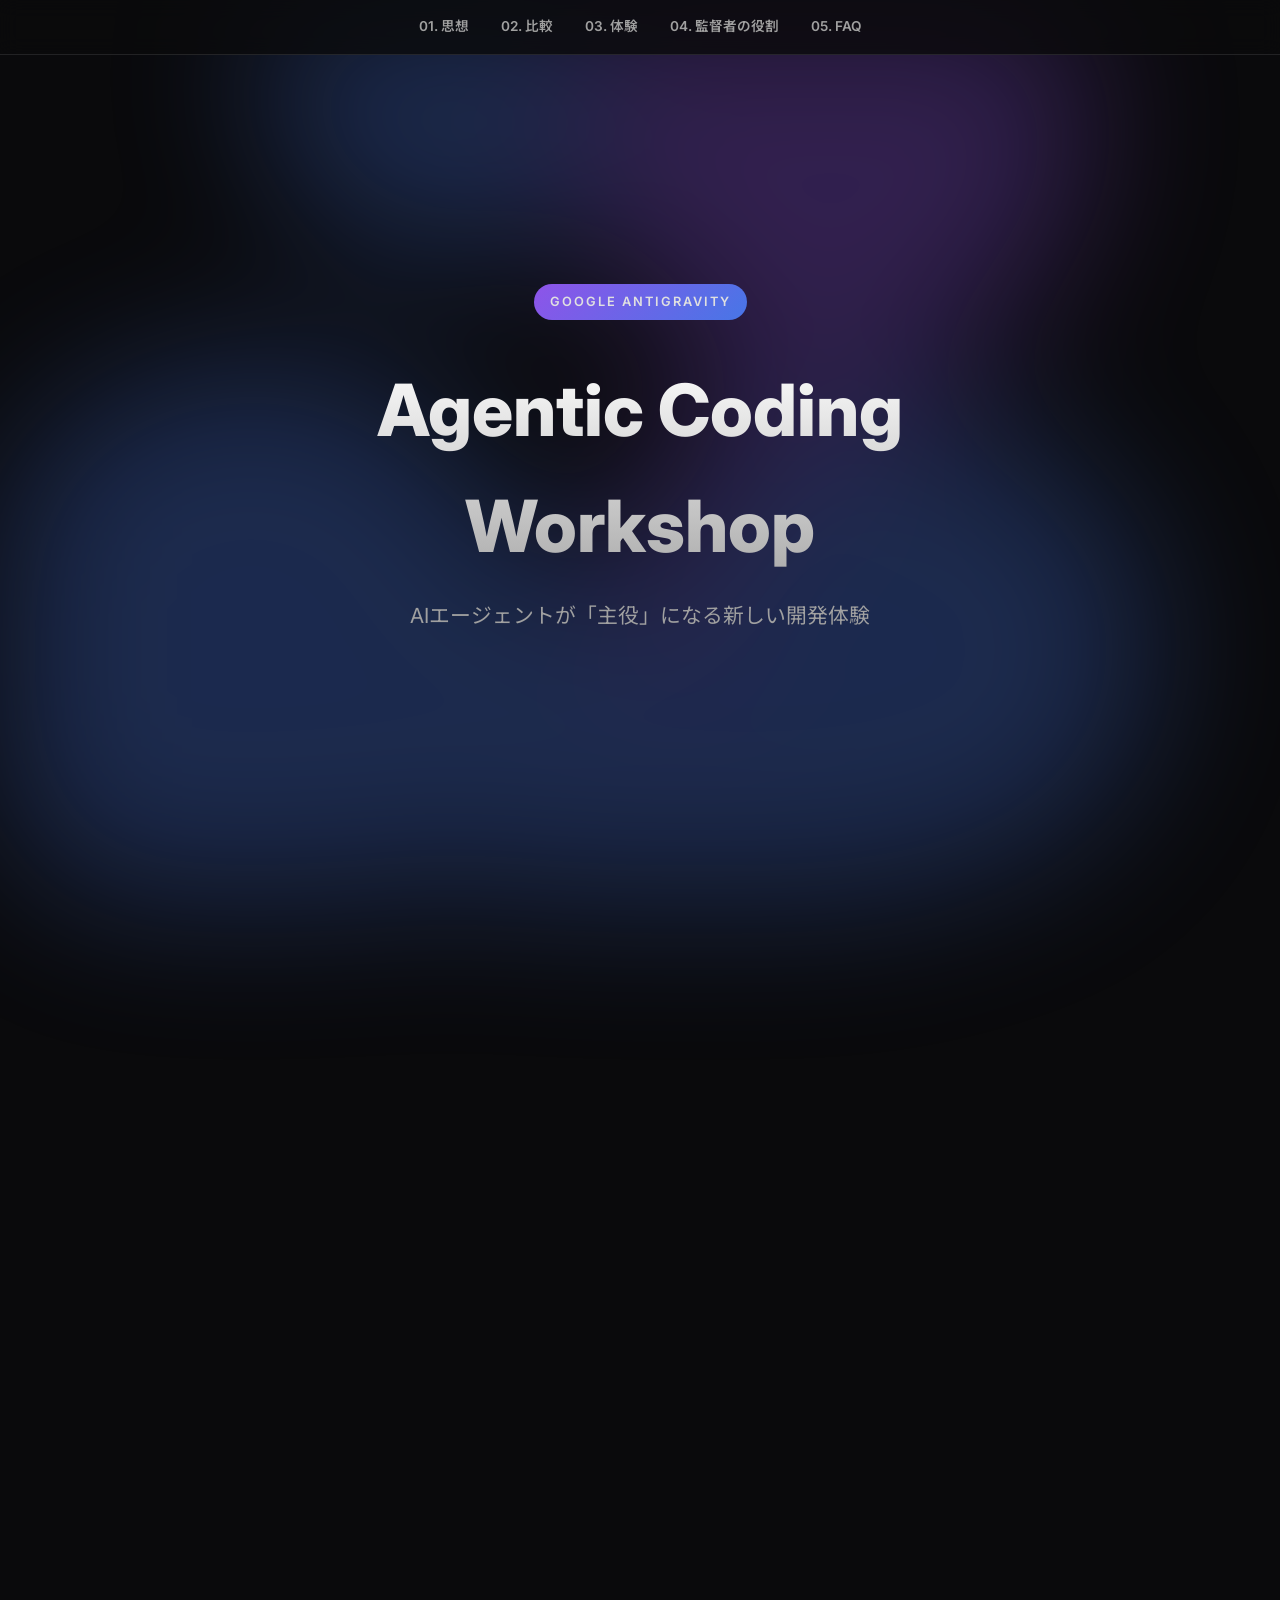
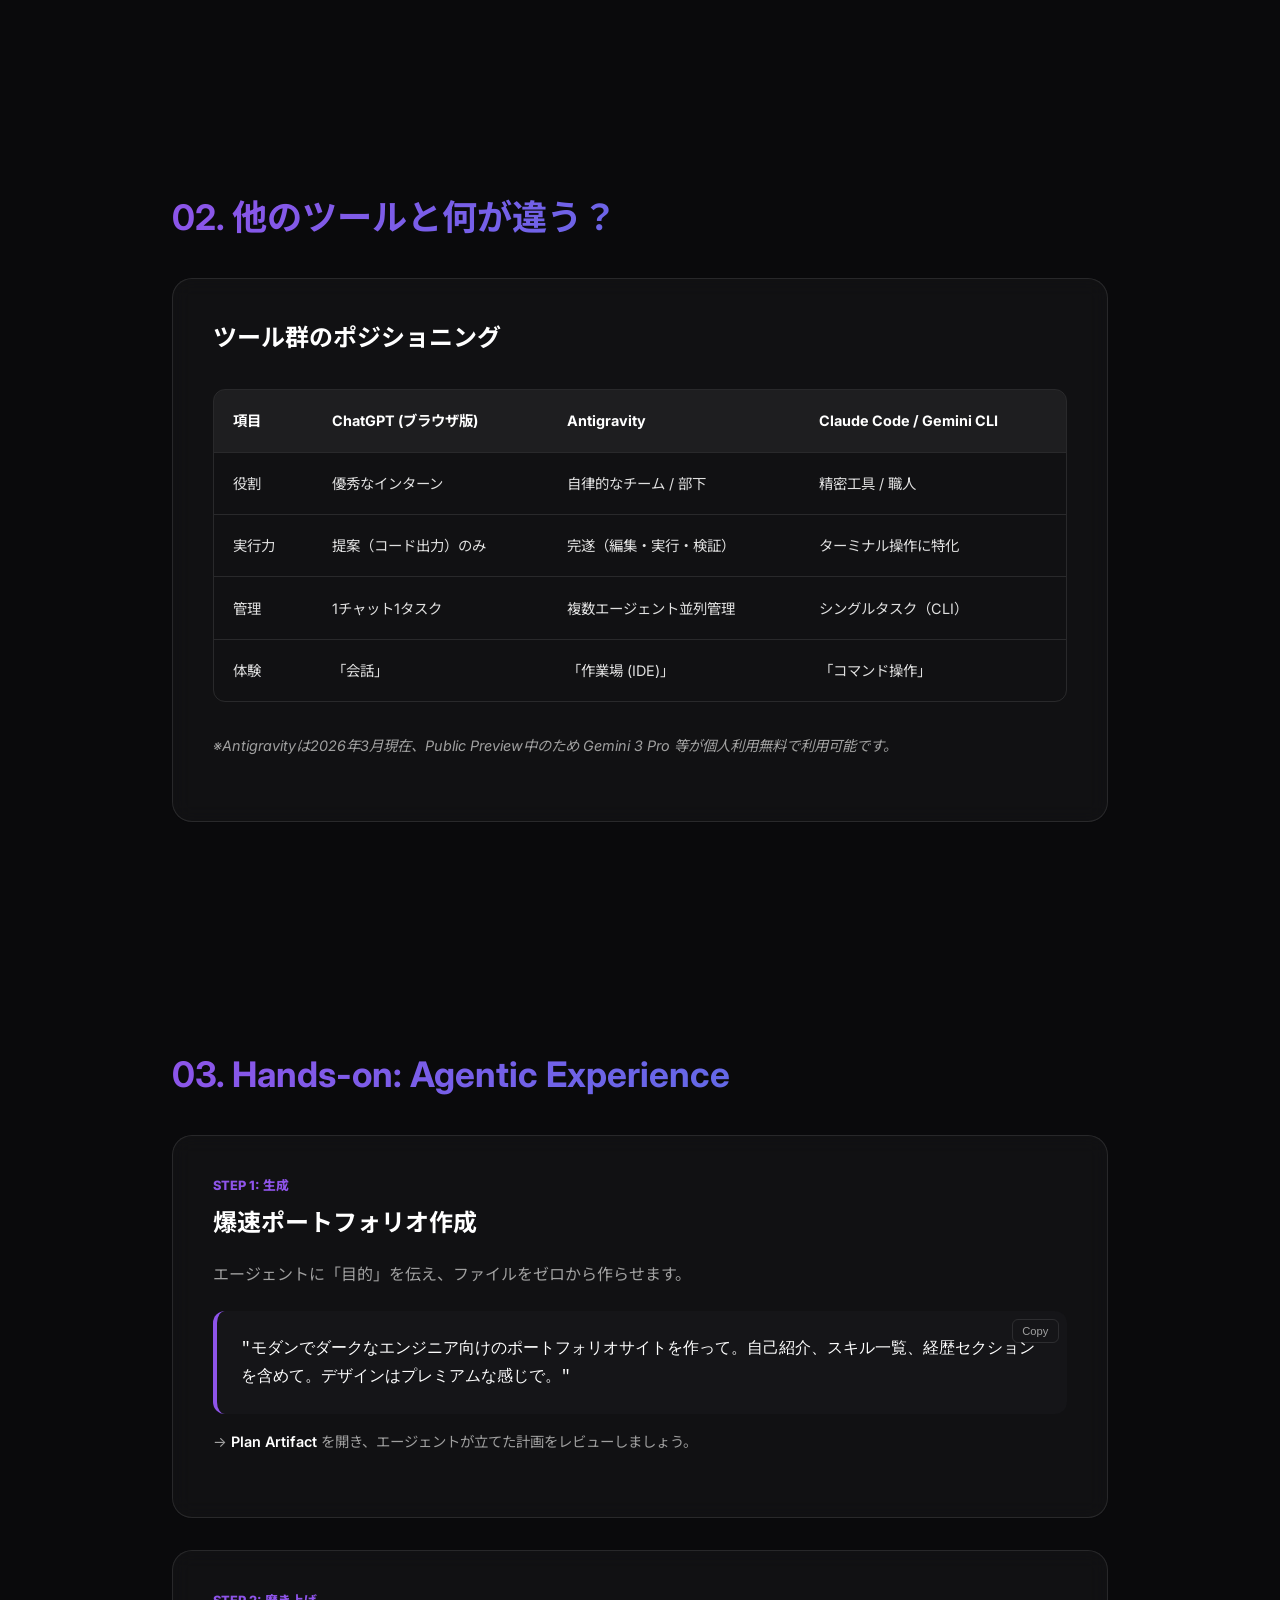
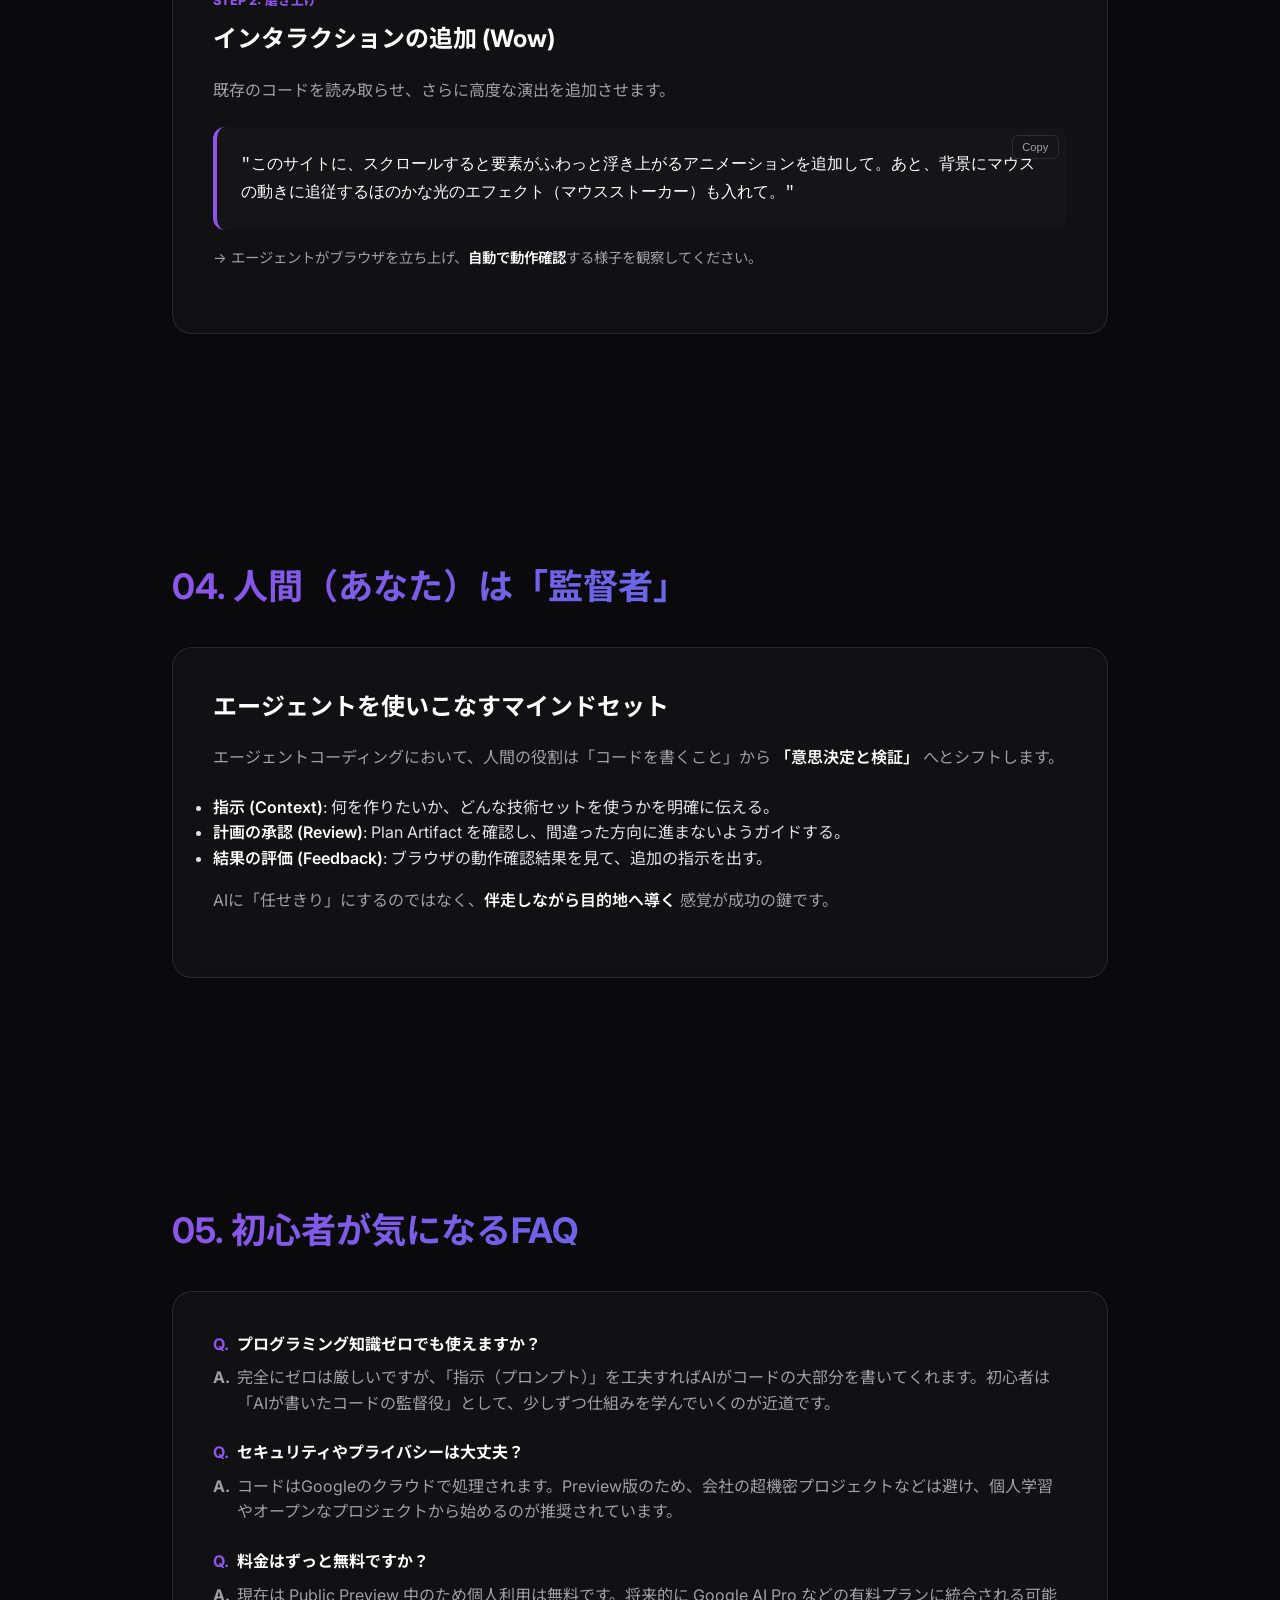
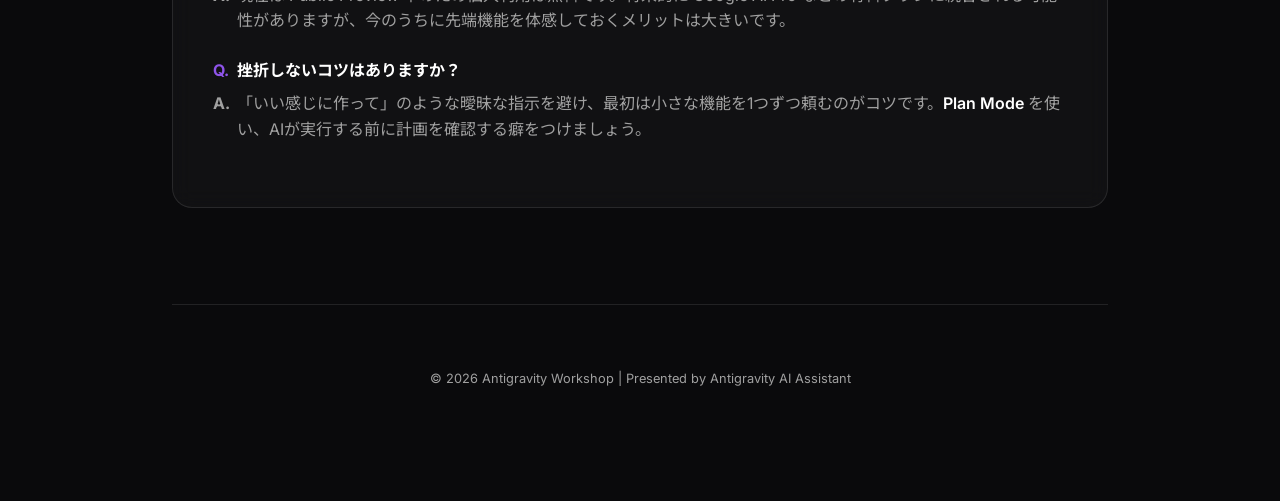
<file: 2026/antigravity_workshop.html>
<!DOCTYPE html>
<html lang="ja">
<head>
    <meta charset="UTF-8">
    <meta name="viewport" content="width=device-width, initial-scale=1.0">
    <title>Antigravity 勉強会 & ハンズオン</title>
    <link rel="preconnect" href="https://fonts.googleapis.com">
    <link rel="preconnect" href="https://fonts.gstatic.com" crossorigin>
    <link href="https://fonts.googleapis.com/css2?family=Inter:wght@300;400;600;800&family=Noto+Sans+JP:wght@300;400;700&display=swap" rel="stylesheet">
    <style>
        :root {
            --bg-color: #0a0a0c;
            --card-bg: rgba(255, 255, 255, 0.03);
            --card-border: rgba(255, 255, 255, 0.1);
            --text-main: #e0e0e0;
            --text-dim: #a0a0a0;
            --accent-gradient: linear-gradient(135deg, #8e54e9 0%, #4776e6 100%);
            --accent-color: #8e54e9;
            --table-border: rgba(255, 255, 255, 0.1);
        }

        * {
            margin: 0;
            padding: 0;
            box-sizing: border-box;
        }

        html {
            scroll-behavior: smooth;
        }

        body {
            font-family: 'Inter', 'Noto Sans JP', sans-serif;
            background-color: var(--bg-color);
            color: var(--text-main);
            line-height: 1.6;
            overflow-x: hidden;
        }

        /* Nav Bar */
        nav {
            position: fixed;
            top: 0;
            width: 100%;
            background: rgba(10, 10, 12, 0.8);
            backdrop-filter: blur(10px);
            z-index: 100;
            border-bottom: 1px solid var(--card-border);
            padding: 1rem 0;
        }

        nav .nav-container {
            max-width: 1200px;
            margin: 0 auto;
            display: flex;
            justify-content: center;
            gap: 2rem;
            flex-wrap: wrap;
        }

        nav a {
            color: var(--text-dim);
            text-decoration: none;
            font-size: 0.85rem;
            font-weight: 600;
            transition: color 0.3s;
        }

        nav a:hover {
            color: #fff;
        }

        /* Mouse Follower Background */
        #bg-canvas {
            position: fixed;
            top: 0;
            left: 0;
            z-index: -1;
            width: 100vw;
            height: 100vh;
            filter: blur(80px);
            opacity: 0.3;
        }

        .container {
            max-width: 1000px;
            margin: 0 auto;
            padding: 2rem;
        }

        header {
            height: 100vh;
            display: flex;
            flex-direction: column;
            justify-content: center;
            align-items: center;
            text-align: center;
        }

        .badge {
            display: inline-block;
            padding: 0.5rem 1rem;
            background: var(--accent-gradient);
            border-radius: 20px;
            font-weight: 600;
            font-size: 0.8rem;
            margin-bottom: 2rem;
            text-transform: uppercase;
            letter-spacing: 2px;
        }

        h1 {
            font-size: clamp(2.5rem, 8vw, 4.5rem);
            font-weight: 800;
            margin-bottom: 1rem;
            background: linear-gradient(to bottom, #fff 0%, #aaa 100%);
            -webkit-background-clip: text;
            -webkit-text-fill-color: transparent;
        }

        .subtitle {
            font-size: 1.3rem;
            color: var(--text-dim);
            margin-bottom: 3rem;
        }

        section {
            padding: 8rem 0 4rem 0;
            opacity: 0;
            transform: translateY(30px);
            transition: all 0.8s ease-out;
        }

        section.visible {
            opacity: 1;
            transform: translateY(0);
        }

        h2 {
            font-size: 2.2rem;
            margin-bottom: 2rem;
            background: var(--accent-gradient);
            -webkit-background-clip: text;
            -webkit-text-fill-color: transparent;
            display: flex;
            align-items: center;
            gap: 1rem;
        }

        .card {
            background: var(--card-bg);
            border: 1px solid var(--card-border);
            border-radius: 20px;
            padding: 2.5rem;
            backdrop-filter: blur(10px);
            margin-bottom: 2rem;
        }

        .step-number {
            font-size: 0.8rem;
            color: var(--accent-color);
            font-weight: 800;
            margin-bottom: 0.5rem;
        }

        h3 {
            font-size: 1.5rem;
            margin-bottom: 1.2rem;
            color: #fff;
        }

        p {
            margin-bottom: 1.5rem;
            color: var(--text-dim);
        }

        .highlight {
            color: #fff;
            font-weight: 600;
        }

        /* Tables */
        .table-wrapper {
            overflow-x: auto;
            margin: 2rem 0;
            border-radius: 12px;
            border: 1px solid var(--table-border);
        }

        table {
            width: 100%;
            border-collapse: collapse;
            font-size: 0.9rem;
            text-align: left;
        }

        th, td {
            padding: 1.2rem;
            border-bottom: 1px solid var(--table-border);
        }

        th {
            background: rgba(255, 255, 255, 0.05);
            color: #fff;
            font-weight: 700;
        }

        tr:last-child td {
            border-bottom: none;
        }

        /* Q&A */
        .faq-item {
            margin-bottom: 1.5rem;
        }

        .faq-question {
            font-weight: 700;
            color: #fff;
            margin-bottom: 0.5rem;
            display: flex;
            gap: 0.5rem;
        }

        .faq-question::before {
            content: 'Q.';
            color: var(--accent-color);
        }

        .faq-answer {
            color: var(--text-dim);
            padding-left: 1.5rem;
            position: relative;
        }

        .faq-answer::before {
            content: 'A.';
            position: absolute;
            left: 0;
            font-weight: 700;
        }

        /* Prompt Box */
        .prompt-box {
            background: #151518;
            border-radius: 12px;
            padding: 1.5rem;
            position: relative;
            margin: 1rem 0;
            border-left: 4px solid var(--accent-color);
        }

        code {
            font-family: 'Fira Code', monospace;
            color: #fff;
        }

        .copy-btn {
            position: absolute;
            top: 0.5rem;
            right: 0.5rem;
            background: transparent;
            border: 1px solid var(--card-border);
            color: var(--text-dim);
            padding: 0.3rem 0.6rem;
            border-radius: 6px;
            font-size: 0.7rem;
            cursor: pointer;
        }

        /* Grid */
        .grid {
            display: grid;
            grid-template-columns: repeat(auto-fit, minmax(300px, 1fr));
            gap: 2rem;
        }

        footer {
            text-align: center;
            padding: 4rem 0;
            color: var(--text-dim);
            font-size: 0.8rem;
            border-top: 1px solid var(--card-border);
        }

        .tag {
            display: inline-block;
            padding: 0.2rem 0.6rem;
            background: rgba(255, 255, 255, 0.1);
            border-radius: 4px;
            font-size: 0.75rem;
            margin-right: 0.5rem;
        }
    </style>
</head>
<body>
    <nav>
        <div class="nav-container">
            <a href="#intro">01. 思想</a>
            <a href="#comparison">02. 比較</a>
            <a href="#handson">03. 体験</a>
            <a href="#supervisor">04. 監督者の役割</a>
            <a href="#faq">05. FAQ</a>
        </div>
    </nav>

    <canvas id="bg-canvas"></canvas>

    <div class="container">
        <header>
            <div class="badge">Google Antigravity</div>
            <h1>Agentic Coding<br>Workshop</h1>
            <p class="subtitle">AIエージェントが「主役」になる新しい開発体験</p>
        </header>

        <section id="intro">
            <h2>01. エージェントコーディングとは？</h2>
            <div class="card">
                <h3>発想の逆転：AIの中にツールがある</h3>
                <p>Antigravityは単なる「AI内蔵エディタ」ではありません。<br><span class="highlight">「AIエージェントの中に、エディタ・ターミナル・ブラウザが含まれている」</span>という発想の逆転から生まれたプラットフォームです。</p>
                <div class="grid">
                    <div style="background: rgba(255,255,255,0.02); padding: 1.5rem; border-radius: 12px;">
                        <h4 style="margin-bottom: 0.5rem;">従来のAIコーディング</h4>
                        <p style="font-size: 0.9rem;">人間がメイン。AIは「補佐役」。<br>チャットでコードをもらって、人間がコピペするスタイル。</p>
                    </div>
                    <div style="background: rgba(142, 84, 233, 0.1); padding: 1.5rem; border-radius: 12px; border: 1px solid var(--accent-color);">
                        <h4 style="margin-bottom: 0.5rem;">エージェントコーディング</h4>
                        <p style="font-size: 0.9rem;">AIがメイン。人間は「監督」。<br>エージェントが自律的に計画・実行・検証をループするスタイル。</p>
                    </div>
                </div>
            </div>
        </section>

        <section id="comparison">
            <h2>02. 他のツールと何が違う？</h2>
            <div class="card">
                <h3>ツール群のポジショニング</h3>
                <div class="table-wrapper">
                    <table>
                        <thead>
                            <tr>
                                <th>項目</th>
                                <th>ChatGPT (ブラウザ版)</th>
                                <th>Antigravity</th>
                                <th>Claude Code / Gemini CLI</th>
                            </tr>
                        </thead>
                        <tbody>
                            <tr>
                                <td>役割</td>
                                <td>優秀なインターン</td>
                                <td>自律的なチーム / 部下</td>
                                <td>精密工具 / 職人</td>
                            </tr>
                            <tr>
                                <td>実行力</td>
                                <td>提案（コード出力）のみ</td>
                                <td>完遂（編集・実行・検証）</td>
                                <td>ターミナル操作に特化</td>
                            </tr>
                            <tr>
                                <td>管理</td>
                                <td>1チャット1タスク</td>
                                <td>複数エージェント並列管理</td>
                                <td>シングルタスク（CLI）</td>
                            </tr>
                            <tr>
                                <td>体験</td>
                                <td>「会話」</td>
                                <td>「作業場 (IDE)」</td>
                                <td>「コマンド操作」</td>
                            </tr>
                        </tbody>
                    </table>
                </div>
                <p style="font-size: 0.9rem; font-style: italic;">※Antigravityは2026年3月現在、Public Preview中のため Gemini 3 Pro 等が個人利用無料で利用可能です。</p>
            </div>
        </section>

        <section id="handson">
            <h2>03. Hands-on: Agentic Experience</h2>
            <div class="card">
                <div class="step-number">STEP 1: 生成</div>
                <h3>爆速ポートフォリオ作成</h3>
                <p>エージェントに「目的」を伝え、ファイルをゼロから作らせます。</p>
                <div class="prompt-box">
                    <button class="copy-btn" onclick="copyPrompt(this)">Copy</button>
                    <code>"モダンでダークなエンジニア向けのポートフォリオサイトを作って。自己紹介、スキル一覧、経歴セクションを含めて。デザインはプレミアムな感じで。"</code>
                </div>
                <p style="font-size: 0.9rem;">→ <span class="highlight">Plan Artifact</span> を開き、エージェントが立てた計画をレビューしましょう。</p>
            </div>

            <div class="card">
                <div class="step-number">STEP 2: 磨き上げ</div>
                <h3>インタラクションの追加 (Wow)</h3>
                <p>既存のコードを読み取らせ、さらに高度な演出を追加させます。</p>
                <div class="prompt-box">
                    <button class="copy-btn" onclick="copyPrompt(this)">Copy</button>
                    <code>"このサイトに、スクロールすると要素がふわっと浮き上がるアニメーションを追加して。あと、背景にマウスの動きに追従するほのかな光のエフェクト（マウスストーカー）も入れて。"</code>
                </div>
                <p style="font-size: 0.9rem;">→ エージェントがブラウザを立ち上げ、<span class="highlight">自動で動作確認</span>する様子を観察してください。</p>
            </div>
        </section>

        <section id="supervisor">
            <h2>04. 人間（あなた）は「監督者」</h2>
            <div class="card">
                <h3>エージェントを使いこなすマインドセット</h3>
                <p>エージェントコーディングにおいて、人間の役割は「コードを書くこと」から <span class="highlight">「意思決定と検証」</span> へとシフトします。</p>
                <ul>
                    <li><span class="highlight">指示 (Context)</span>: 何を作りたいか、どんな技術セットを使うかを明確に伝える。</li>
                    <li><span class="highlight">計画の承認 (Review)</span>: Plan Artifact を確認し、間違った方向に進まないようガイドする。</li>
                    <li><span class="highlight">結果の評価 (Feedback)</span>: ブラウザの動作確認結果を見て、追加の指示を出す。</li>
                </ul>
                <p style="margin-top: 1rem;">AIに「任せきり」にするのではなく、<span class="highlight">伴走しながら目的地へ導く</span> 感覚が成功の鍵です。</p>
            </div>
        </section>

        <section id="faq">
            <h2>05. 初心者が気になるFAQ</h2>
            <div class="card">
                <div class="faq-item">
                    <div class="faq-question">プログラミング知識ゼロでも使えますか？</div>
                    <div class="faq-answer">
                        完全にゼロは厳しいですが、「指示（プロンプト）」を工夫すればAIがコードの大部分を書いてくれます。初心者は「AIが書いたコードの監督役」として、少しずつ仕組みを学んでいくのが近道です。
                    </div>
                </div>
                <div class="faq-item">
                    <div class="faq-question">セキュリティやプライバシーは大丈夫？</div>
                    <div class="faq-answer">
                        コードはGoogleのクラウドで処理されます。Preview版のため、会社の超機密プロジェクトなどは避け、個人学習やオープンなプロジェクトから始めるのが推奨されています。
                    </div>
                </div>
                <div class="faq-item">
                    <div class="faq-question">料金はずっと無料ですか？</div>
                    <div class="faq-answer">
                        現在は Public Preview 中のため個人利用は無料です。将来的に Google AI Pro などの有料プランに統合される可能性がありますが、今のうちに先端機能を体感しておくメリットは大きいです。
                    </div>
                </div>
                <div class="faq-item">
                    <div class="faq-question">挫折しないコツはありますか？</div>
                    <div class="faq-answer">
                        「いい感じに作って」のような曖昧な指示を避け、最初は小さな機能を1つずつ頼むのがコツです。<span class="highlight">Plan Mode</span> を使い、AIが実行する前に計画を確認する癖をつけましょう。
                    </div>
                </div>
            </div>
        </section>

        <footer>
            <p>© 2026 Antigravity Workshop | Presented by Antigravity AI Assistant</p>
        </footer>
    </div>

    <script>
        // Smooth reveal on scroll
        const sections = document.querySelectorAll('section');
        const observer = new IntersectionObserver((entries) => {
            entries.forEach(entry => {
                if (entry.isIntersecting) {
                    entry.target.classList.add('visible');
                }
            });
        }, { threshold: 0.1 });

        sections.forEach(section => observer.observe(section));

        // Copy prompt function
        function copyPrompt(btn) {
            const code = btn.nextElementSibling.innerText;
            navigator.clipboard.writeText(code).then(() => {
                const originalText = btn.innerText;
                btn.innerText = 'Copied!';
                setTimeout(() => btn.innerText = originalText, 2000);
            });
        }

        // Background Animation
        const canvas = document.getElementById('bg-canvas');
        const ctx = canvas.getContext('2d');
        let width, height;
        let mouseX = 0, mouseY = 0;

        function resize() {
            width = canvas.width = window.innerWidth;
            height = canvas.height = window.innerHeight;
            canvas.style.width = width + 'px';
            canvas.style.height = height + 'px';
        }

        window.addEventListener('resize', resize);
        window.addEventListener('mousemove', (e) => {
            mouseX = e.clientX;
            mouseY = e.clientY;
        });

        resize();

        class Particle {
            constructor() {
                this.x = Math.random() * width;
                this.y = Math.random() * height;
                this.size = Math.random() * 250 + 100;
                this.color = Math.random() > 0.5 ? '#8e54e9' : '#4776e6';
                this.vx = (Math.random() - 0.5) * 0.8;
                this.vy = (Math.random() - 0.5) * 0.8;
            }

            draw() {
                ctx.beginPath();
                ctx.arc(this.x, this.y, this.size, 0, Math.PI * 2);
                ctx.fillStyle = this.color;
                ctx.fill();
            }

            update() {
                this.x += this.vx;
                this.y += this.vy;

                // Follow mouse slightly
                this.x += (mouseX - this.x) * 0.003;
                this.y += (mouseY - this.y) * 0.003;

                if (this.x < -this.size) this.x = width + this.size;
                if (this.x > width + this.size) this.x = -this.size;
                if (this.y < -this.size) this.y = height + this.size;
                if (this.y > height + this.size) this.y = -this.size;
            }
        }

        const particles = Array.from({ length: 6 }, () => new Particle());

        function animate() {
            ctx.clearRect(0, 0, width, height);
            particles.forEach(p => {
                p.update();
                p.draw();
            });
            requestAnimationFrame(animate);
        }

        animate();
    </script>
</body>
</html>
</file>
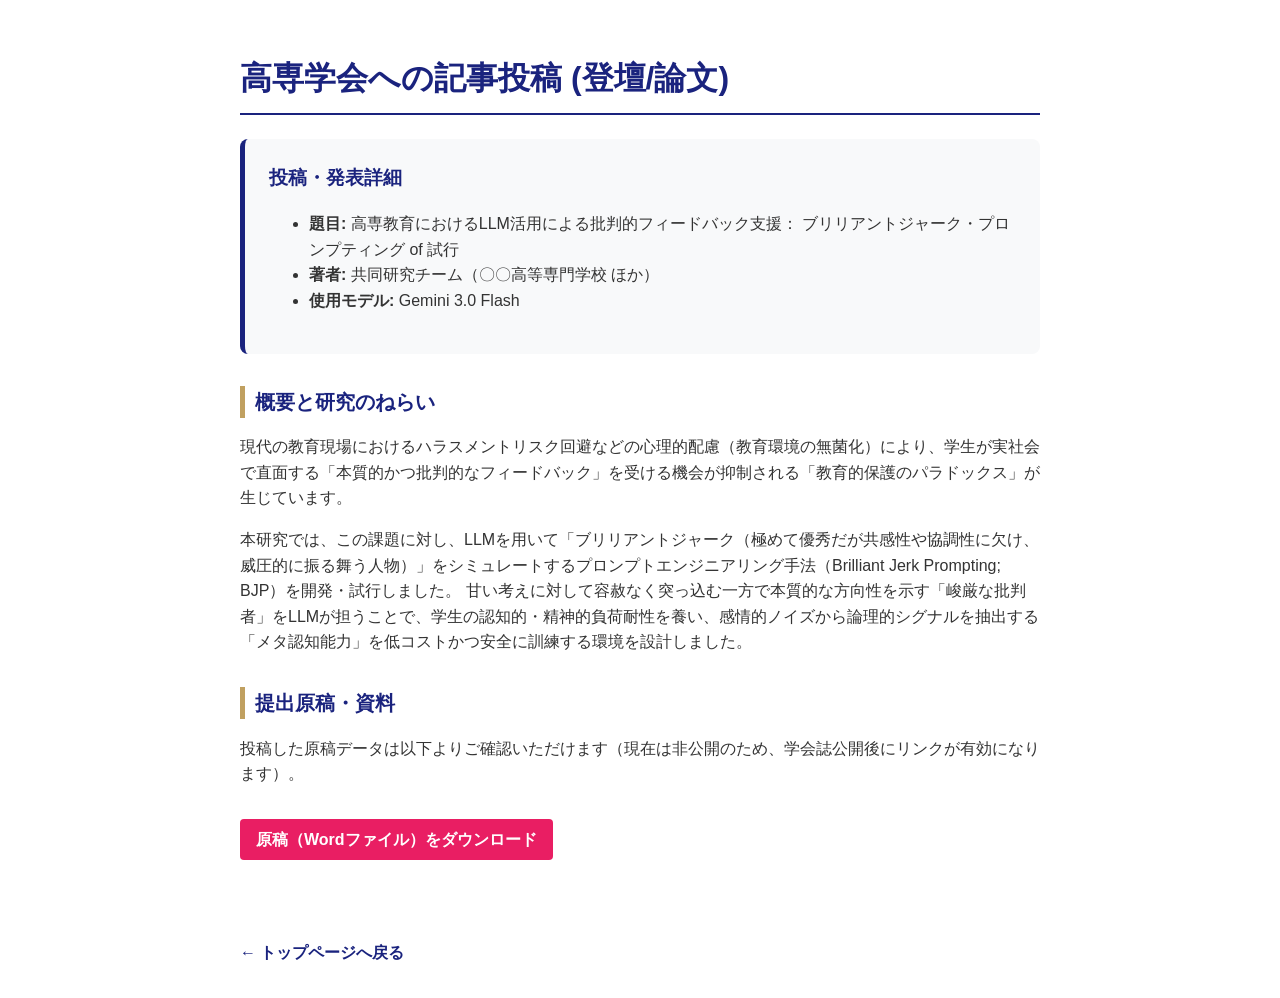
<file: 2026/reports/report02.html>
<!DOCTYPE html>
<html lang="ja">

<head>
    <meta charset="UTF-8">
    <title>高専学会への記事投稿 - 2026年度ポートフォリオ</title>
    <style>
        body {
            font-family: sans-serif;
            padding: 2rem;
            line-height: 1.6;
            color: #333;
            max-width: 800px;
            margin: 0 auto;
        }

        h1 {
            color: #1a237e;
            border-bottom: 2px solid #1a237e;
            padding-bottom: 0.5rem;
        }

        .back {
            margin-top: 2rem;
            display: inline-block;
            text-decoration: none;
            color: #1a237e;
            font-weight: bold;
        }

        .info-box {
            background: #f8f9fa;
            padding: 1.5rem;
            border-radius: 8px;
            margin-top: 1.5rem;
            border-left: 5px solid #1a237e;
        }

        h3 {
            margin-top: 0;
            color: #1a237e;
        }

        .doc-link {
            display: inline-block;
            background: #e91e63;
            color: white;
            padding: 0.5rem 1rem;
            border-radius: 4px;
            text-decoration: none;
            margin-top: 1rem;
            font-weight: bold;
        }

        .doc-link:hover {
            background: #c2185b;
        }

        .content-section {
            margin-top: 2rem;
        }

        .content-section h2 {
            font-size: 1.25rem;
            color: #1a237e;
            border-left: 5px solid #c0a060;
            padding-left: 10px;
        }
    </style>
</head>

<body>
    <h1>高専学会への記事投稿 (登壇/論文)</h1>

    <div class="info-box">
        <h3>投稿・発表詳細</h3>
        <ul>
            <li><strong>題目:</strong> 高専教育におけるLLM活用による批判的フィードバック支援： ブリリアントジャーク・プロンプティング of 試行</li>
            <li><strong>著者:</strong> 共同研究チーム（〇〇高等専門学校 ほか）</li>
            <li><strong>使用モデル:</strong> Gemini 3.0 Flash</li>
        </ul>
    </div>

    <div class="content-section">
        <h2>概要と研究のねらい</h2>
        <p>
            現代の教育現場におけるハラスメントリスク回避などの心理的配慮（教育環境の無菌化）により、学生が実社会で直面する「本質的かつ批判的なフィードバック」を受ける機会が抑制される「教育的保護のパラドックス」が生じています。
        </p>
        <p style="margin-top: 1rem;">
            本研究では、この課題に対し、LLMを用いて「ブリリアントジャーク（極めて優秀だが共感性や協調性に欠け、威圧的に振る舞う人物）」をシミュレートするプロンプトエンジニアリング手法（Brilliant Jerk Prompting; BJP）を開発・試行しました。
            甘い考えに対して容赦なく突っ込む一方で本質的な方向性を示す「峻厳な批判者」をLLMが担うことで、学生の認知的・精神的負荷耐性を養い、感情的ノイズから論理的シグナルを抽出する「メタ認知能力」を低コストかつ安全に訓練する環境を設計しました。
        </p>
    </div>

    <div class="content-section">
        <h2>提出原稿・資料</h2>
        <p>投稿した原稿データは以下よりご確認いただけます（現在は非公開のため、学会誌公開後にリンクが有効になります）。</p>
        <a href="../20260417_llm_utilization_kosen.docx" class="doc-link" download>原稿（Wordファイル）をダウンロード</a>
    </div>

    <div style="margin-top: 3rem;">
        <a href="../../index.html" class="back">← トップページへ戻る</a>
    </div>
</body>

</html>
</file>
